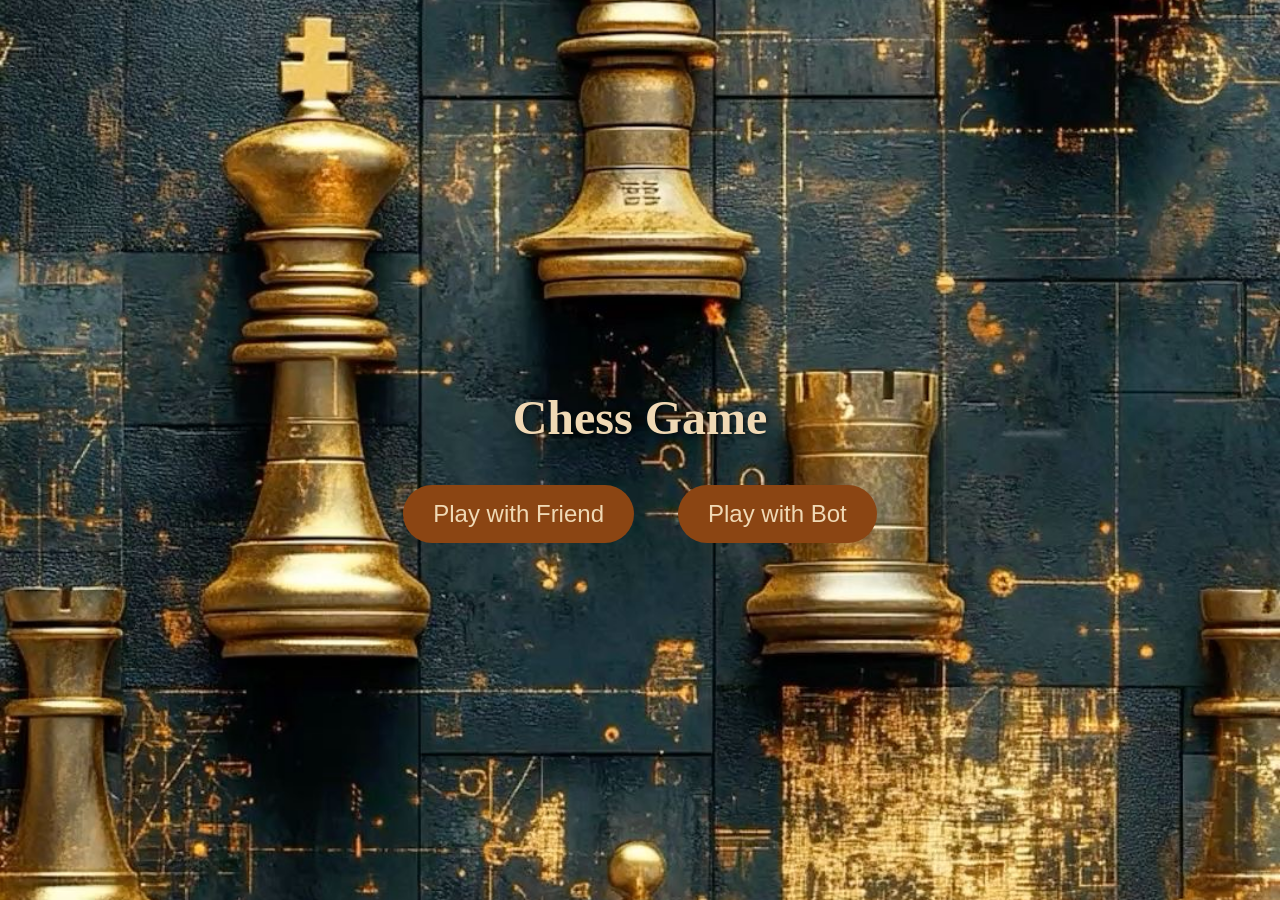
<file: index.html>
<!DOCTYPE html>
<html lang="en">
<head>
  <meta charset="UTF-8">
  <meta name="viewport" content="width=device-width, initial-scale=1.0">
  <title>Chess Game</title>
  <link rel="stylesheet" href="styles/main.css">
</head>
<body>
  <div class="container">
    <div id="mainMenu">
      <h1>Chess Game</h1>
      <div class="buttons">
        <button id="playFriend" class="btn btn-friend">Play with Friend</button>
        <button id="playBot" class="btn btn-bot">Play with Bot</button>
      </div>
    </div>
  </div>

  <script src="src/main.js"></script>
</body>
</html>
</file>
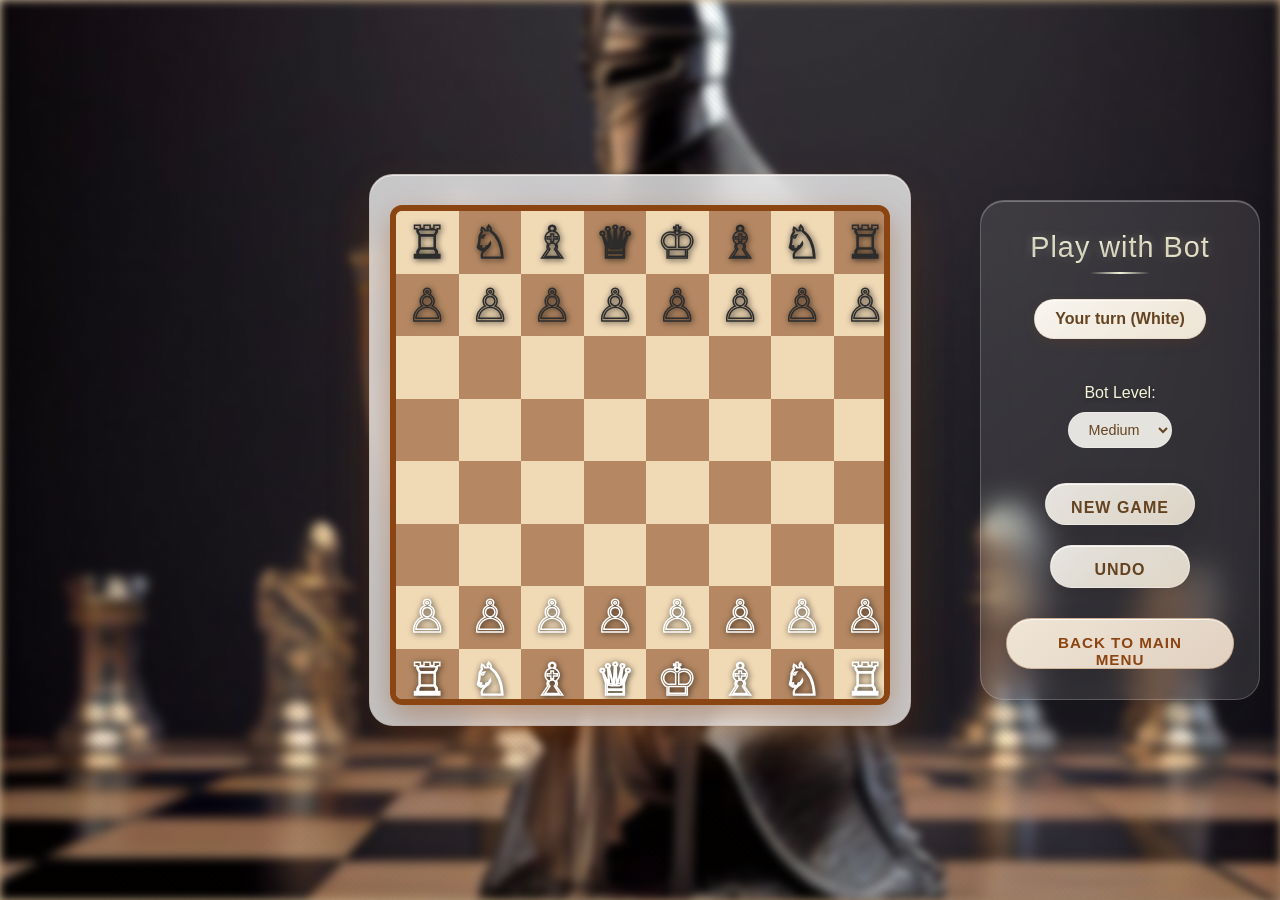
<file: play-bot.html>
<!DOCTYPE html>
<html lang="en">
<head>
  <meta charset="UTF-8">
  <meta name="viewport" content="width=device-width, initial-scale=1.0">
  <title>Play with Bot</title>
  <link rel="stylesheet" href="styles/game.css">
</head>
<body>
  <!-- Шахматная игра -->
  <div class="chess-container">
    <!-- Левая часть: только доска -->
    <div class="chess-main">
      <div class="chessboard" id="chessboard">
        <!-- Доска будет создана через JavaScript -->
      </div>
    </div>
    
    <!-- Правая часть: панель с заголовками и кнопками -->
    <div class="game-controls">
      <h2>Play with Bot</h2>
      <div class="turn-indicator">
        <span id="currentTurn">White's turn</span>
      </div>
      <div class="bot-difficulty">
        <label for="difficulty">Bot Level:</label>
        <select id="difficulty" class="difficulty-select">
          <option value="easy">Easy</option>
          <option value="medium" selected>Medium</option>
          <option value="hard">Hard</option>
        </select>
      </div>
      <button id="resetGame" class="control-btn">New Game</button>
      <button id="undoMove" class="control-btn">Undo</button>
      <button id="backToMenu" class="control-btn back-btn">Back to Main Menu</button>
    </div>
  </div>

  <!-- Подключение всех модулей игры -->
  <script src="src/Board.js"></script>
  <script src="src/Piece.js"></script>
  <script src="src/Rules.js"></script>
  <script src="src/Game.js"></script>
  <script src="src/Bot.js"></script>
  <script src="src/BotGame.js"></script>
  <script src="src/main.js"></script>
</body>
</html>
</file>
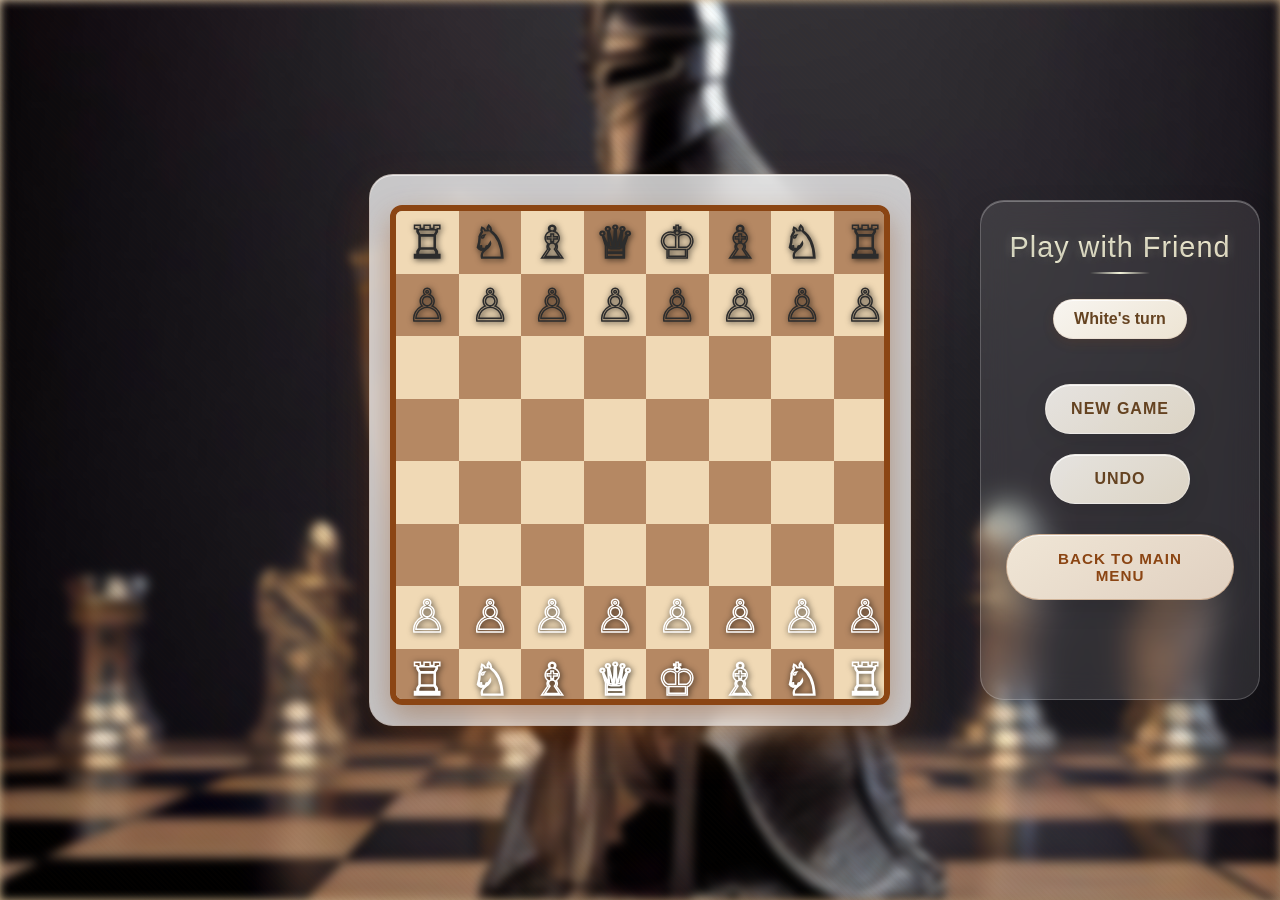
<file: play-friend.html>
<!DOCTYPE html>
<html lang="en">
<head>
  <meta charset="UTF-8">
  <meta name="viewport" content="width=device-width, initial-scale=1.0">
  <title>Play with Friend</title>
  <link rel="stylesheet" href="styles/game.css">
</head>
<body>
  <!-- Шахматная игра -->
  <div class="chess-container">
    <!-- Левая часть: только доска -->
    <div class="chess-main">
      <div class="chessboard" id="chessboard">
        <!-- Доска будет создана через JavaScript -->
      </div>
    </div>
    
    <!-- Правая часть: белая панель с заголовками и кнопками -->
    <div class="game-controls">
      <h2>Play with Friend</h2>
      <div class="turn-indicator">
        <span id="currentTurn">White's turn</span>
      </div>
      <button id="resetGame" class="control-btn">New Game</button>
      <button id="undoMove" class="control-btn">Undo</button>
      <button id="backToMenu" class="control-btn back-btn">Back to Main Menu</button>
    </div>
  </div>

  <!-- Подключение всех модулей игры -->
  <script src="src/Board.js"></script>
  <script src="src/Piece.js"></script>
  <script src="src/Rules.js"></script>
  <script src="src/Game.js"></script>
  <script src="src/main.js"></script>
</body>
</html>
</file>
<file: styles/main.css>
body {
  margin: 0;
  background-image: url('../assets/chess-background.jpg');
  background-size: cover;
  background-repeat: no-repeat;
  background-position: center;
  background-attachment: fixed;
  height: 100vh;
  overflow: hidden;
  display: flex;
  justify-content: center;
  align-items: center;
}

.container {
  text-align: center;
}

h1 {
  color: #f0d9b5;
  font-size: 48px;
  text-shadow: 2px 2px 4px rgba(0, 0, 0, 0.5);
}

.buttons {
  margin-top: 40px;
}

.btn {
  padding: 15px 30px;
  font-size: 24px;
  margin: 0 20px;
  border: none;
  border-radius: 50px;
  cursor: pointer;
  color: #f0d9b5;
  background-color: #8b4513;
  transition: transform 0.3s ease;
}

.btn:hover {
  animation: pulse 1s infinite;
}

@keyframes pulse {
  0% {
    transform: scale(1.1);
  }
  50% {
    transform: scale(1.2);
  }
  100% {
    transform: scale(1.1);
  }
}
</file>
<file: styles/game.css>
/* Базовые стили */
* {
  margin: 0;
  padding: 0;
  box-sizing: border-box;
}

body {
  margin: 0;
  padding: 0;
  background: 
    /* Fallback градиент если изображение не загрузится */
    radial-gradient(circle at 30% 20%, rgba(139, 69, 19, 0.2) 0%, transparent 50%),
    radial-gradient(circle at 70% 80%, rgba(101, 67, 33, 0.2) 0%, transparent 50%),
    linear-gradient(135deg, #e6d5b7 0%, #d4bc96 25%, #c2a882 50%, #b09574 75%, #9e8266 100%);
  font-family: 'Segoe UI', Tahoma, Geneva, Verdana, sans-serif;
  height: 100vh;
  display: flex;
  align-items: center;
  justify-content: center;
  position: relative;
  overflow: hidden;
}

/* Добавляем размытый фон */
body::after {
  content: '';
  position: fixed;
  top: 0;
  left: 0;
  right: 0;
  bottom: 0;
  background: url('../assets/IMG_6821.JPG') center/cover no-repeat fixed;
  filter: blur(5px);
  z-index: -1;
}

/* Добавляем тонкую текстуру */
body::before {
  content: '';
  position: absolute;
  top: 0;
  left: 0;
  right: 0;
  bottom: 0;
  background: 
    repeating-linear-gradient(
      45deg,
      transparent,
      transparent 2px,
      rgba(139, 69, 19, 0.02) 2px,
      rgba(139, 69, 19, 0.02) 4px
    );
  pointer-events: none;
  z-index: 1;
}

/* Контейнер шахмат */
.chess-container {
  display: flex;
  align-items: center;
  justify-content: space-between;
  gap: 0;
  padding: 0;
  background: transparent;
  backdrop-filter: none;
  border-radius: 0;
  box-shadow: none;
  border: none;
  position: relative;
  z-index: 2;
  width: 100vw;
  min-height: 100vh;
}

/* Левая часть с заголовком и доской */
.chess-main {
  display: flex;
  flex-direction: column;
  align-items: center;
  padding: 30px 20px 20px 20px;
  background: rgba(255, 255, 255, 0.75);
  backdrop-filter: blur(20px);
  border-radius: 24px;
  box-shadow: 
    0 20px 40px rgba(139, 69, 19, 0.3),
    inset 0 1px 0 rgba(255, 255, 255, 0.6);
  border: 1px solid rgba(139, 69, 19, 0.1);
  position: absolute;
  left: 50%;
  top: 50%;
  transform: translate(-50%, -50%);
}

.game-header {
  text-align: center;
  margin-bottom: 20px;
}

.game-header h2 {
  color: #654321;
  font-size: 2.2em;
  margin-bottom: 15px;
  text-shadow: 0 2px 4px rgba(139, 69, 19, 0.2);
  font-weight: 300;
  letter-spacing: 1px;
}

.turn-indicator {
  background: linear-gradient(145deg, #f8f5f0, #ede4d3);
  padding: 10px 20px;
  border-radius: 30px;
  font-weight: 600;
  font-size: 1em;
  color: #654321;
  box-shadow: 
    0 4px 12px rgba(139, 69, 19, 0.15),
    inset 0 1px 0 rgba(255, 255, 255, 0.8);
  border: 1px solid rgba(139, 69, 19, 0.1);
  margin-bottom: 25px;
}

/* Шахматная доска */
.chessboard {
  display: grid;
  grid-template-columns: repeat(8, 1fr);
  grid-template-rows: repeat(8, 1fr);
  width: 500px;
  height: 500px;
  border: 6px solid #8B4513;
  border-radius: 12px;
  box-shadow: 
    0 12px 30px rgba(139, 69, 19, 0.4),
    inset 0 2px 4px rgba(0, 0, 0, 0.1);
  overflow: hidden;
}

.square {
  width: 62.5px;
  height: 62.5px;
  position: relative;
  cursor: pointer;
  transition: all 0.2s ease;
}

.square.light {
  background-color: #f0d9b5;
}

.square.dark {
  background-color: #b58863;
}

.square.possible-move::after {
  content: '';
  position: absolute;
  width: 12px;
  height: 12px;
  background-color: rgba(0, 0, 0, 0.5);
  border-radius: 50%;
  top: 50%;
  left: 50%;
  transform: translate(-50%, -50%);
  pointer-events: none;
  animation: pulse 1.5s ease-in-out infinite;
}

@keyframes pulse {
  0% {
    transform: translate(-50%, -50%) scale(0.8);
    opacity: 0.6;
  }
  50% {
    transform: translate(-50%, -50%) scale(1.2);
    opacity: 1;
  }
  100% {
    transform: translate(-50%, -50%) scale(0.8);
    opacity: 0.6;
  }
}

/* Шахматные фигуры */
.piece {
  font-size: 2.8em;
  user-select: none;
  transition: transform 0.1s ease;
  font-weight: 400;
  position: absolute;
  top: 50%;
  left: 50%;
  transform: translate(-50%, -50%);
  line-height: 1;
  width: auto;
  height: auto;
  display: flex;
  align-items: center;
  justify-content: center;
}

.piece:hover {
  transform: translate(-50%, -50%) scale(1.05);
}

/* Белые фигуры - белый контур */
.piece.white {
  color: transparent;
  -webkit-text-stroke: 1.5px #ffffff;
  filter: drop-shadow(1px 1px 3px rgba(0, 0, 0, 0.8));
  
  /* Коррекция позиционирования для белых фигур */
  transform: translate(-50%, -52%);
  
  /* Fallback для браузеров без поддержки text-stroke */
  text-shadow: 
    -1px -1px 0 #ffffff,
    1px -1px 0 #ffffff,
    -1px 1px 0 #ffffff,
    1px 1px 0 #ffffff,
    -1.2px -1.2px 0 #ffffff,
    1.2px -1.2px 0 #ffffff,
    -1.2px 1.2px 0 #ffffff,
    1.2px 1.2px 0 #ffffff,
    -0.8px 0 0 #ffffff,
    0.8px 0 0 #ffffff,
    0 -0.8px 0 #ffffff,
    0 0.8px 0 #ffffff;
}

/* Коррекция при наведении для белых фигур */
.piece.white:hover {
  transform: translate(-50%, -52%) scale(1.05);
}

/* Черные фигуры - черный контур (такой же стиль как белые) */
.piece.black {
  color: transparent;
  -webkit-text-stroke: 1.5px #2c2c2c;
  filter: drop-shadow(1px 1px 3px rgba(0, 0, 0, 0.8));
  
  /* Fallback для браузеров без поддержки text-stroke */
  text-shadow: 
    -1px -1px 0 #2c2c2c,
    1px -1px 0 #2c2c2c,
    -1px 1px 0 #2c2c2c,
    1px 1px 0 #2c2c2c,
    -1.2px -1.2px 0 #2c2c2c,
    1.2px -1.2px 0 #2c2c2c,
    -1.2px 1.2px 0 #2c2c2c,
    1.2px 1.2px 0 #2c2c2c,
    -0.8px 0 0 #2c2c2c,
    0.8px 0 0 #2c2c2c,
    0 -0.8px 0 #2c2c2c,
    0 0.8px 0 #2c2c2c;
}

/* Для браузеров с поддержкой text-stroke убираем text-shadow */
@supports (-webkit-text-stroke: 1px #ffffff) {
  .piece.white {
    text-shadow: none;
  }
  
  .piece.black {
    text-shadow: none;
  }
}

/* Контрольные кнопки */
.game-controls {
  display: flex;
  flex-direction: column;
  gap: 20px;
  align-items: center;
  padding: 30px 25px;
  position: fixed;
  right: 20px;
  top: calc(50% - 250px);
  z-index: 3;
  background: rgba(255, 255, 255, 0.1);
  backdrop-filter: blur(15px);
  border-radius: 24px;
  border: 1px solid rgba(255, 255, 255, 0.2);
  box-shadow: 
    0 20px 40px rgba(0, 0, 0, 0.1),
    inset 0 1px 0 rgba(255, 255, 255, 0.3);
  width: 280px;
  height: 500px;
}

/* Заголовок в панели управления */
.game-controls h2 {
  color: #f5f5dc;
  font-size: 1.8em;
  margin-bottom: 15px;
  text-shadow: 
    0 0 10px rgba(245, 245, 220, 0.3),
    0 2px 4px rgba(0, 0, 0, 0.3);
  font-weight: 300;
  letter-spacing: 1px;
  text-align: center;
  background: linear-gradient(135deg, #f5f5dc, #fff8dc);
  background-clip: text;
  -webkit-background-clip: text;
  -webkit-text-fill-color: transparent;
  position: relative;
}

/* Декоративная линия под заголовком */
.game-controls h2::after {
  content: '';
  position: absolute;
  bottom: -10px;
  left: 50%;
  transform: translateX(-50%);
  width: 60px;
  height: 2px;
  background: linear-gradient(90deg, transparent, #f5f5dc, transparent);
  border-radius: 2px;
}

/* Селектор сложности бота */
.bot-difficulty {
  display: flex;
  flex-direction: column;
  align-items: center;
  gap: 10px;
  margin-bottom: 15px;
}

.bot-difficulty label {
  color: #f5f5dc;
  font-size: 1em;
  font-weight: 500;
  text-shadow: 0 2px 4px rgba(0, 0, 0, 0.3);
}

.difficulty-select {
  padding: 8px 15px;
  background: rgba(248, 245, 240, 0.9);
  color: #654321;
  border: 1px solid rgba(255, 255, 255, 0.3);
  border-radius: 25px;
  font-size: 0.9em;
  font-weight: 500;
  cursor: pointer;
  backdrop-filter: blur(10px);
  transition: all 0.3s ease;
  min-width: 100px;
  text-align: center;
}

.difficulty-select:hover {
  background: rgba(245, 241, 235, 0.95);
  box-shadow: 0 4px 15px rgba(0, 0, 0, 0.1);
}

.difficulty-select:focus {
  outline: none;
  box-shadow: 0 0 0 2px rgba(245, 245, 220, 0.4);
}

.control-btn {
  padding: 15px 25px;
  background: linear-gradient(145deg, rgba(248, 245, 240, 0.9), rgba(237, 228, 211, 0.9));
  color: #654321;
  border: 1px solid rgba(255, 255, 255, 0.3);
  border-radius: 50px;
  font-size: 1em;
  font-weight: 600;
  cursor: pointer;
  transition: all 0.4s ease;
  box-shadow: 
    0 8px 25px rgba(0, 0, 0, 0.1),
    inset 0 1px 0 rgba(255, 255, 255, 0.8);
  text-transform: uppercase;
  letter-spacing: 1px;
  min-width: 140px;
  backdrop-filter: blur(10px);
  position: relative;
  overflow: hidden;
}

.control-btn::before {
  content: '';
  position: absolute;
  top: 0;
  left: -100%;
  width: 100%;
  height: 100%;
  background: linear-gradient(90deg, transparent, rgba(255, 255, 255, 0.2), transparent);
  transition: left 0.6s;
}

.control-btn:hover::before {
  left: 100%;
}

.control-btn:hover {
  transform: translateY(-3px);
  box-shadow: 
    0 12px 35px rgba(0, 0, 0, 0.15),
    inset 0 1px 0 rgba(255, 255, 255, 0.9);
  background: linear-gradient(145deg, rgba(245, 241, 235, 0.95), rgba(232, 220, 192, 0.95));
}

.control-btn:active {
  transform: translateY(0);
  box-shadow: 
    0 2px 8px rgba(139, 69, 19, 0.2),
    inset 0 2px 4px rgba(139, 69, 19, 0.1);
}

/* Специальный стиль для кнопки возврата */
.back-btn {
  background: linear-gradient(145deg, #f0e6d6, #e0d0c0);
  color: #8B4513;
  border: 1px solid rgba(139, 69, 19, 0.3);
  margin-top: 10px;
  font-size: 0.95em;
}

.back-btn:hover {
  background: linear-gradient(145deg, #ede0d0, #dcc8b8);
  color: #654321;
}

/* Адаптивность */
@media (max-width: 768px) {
  .chessboard {
    width: 320px;
    height: 320px;
  }
  
  .square {
    width: 40px;
    height: 40px;
    font-size: 1.8em;
  }
  
  .piece {
    font-size: 1.8em;
    -webkit-text-stroke: 2px;
  }
  
  .piece.white {
    -webkit-text-stroke-color: #ffffff;
    text-shadow: 
      -1px -1px 0 #ffffff,
      1px -1px 0 #ffffff,
      -1px 1px 0 #ffffff,
      1px 1px 0 #ffffff;
  }
  
  .piece.black {
    -webkit-text-stroke-color: #2c2c2c;
    text-shadow: 
      -1px -1px 0 #2c2c2c,
      1px -1px 0 #2c2c2c,
      -1px 1px 0 #2c2c2c,
      1px 1px 0 #2c2c2c;
  }
  
  @supports (-webkit-text-stroke: 1px #ffffff) {
    .piece.white {
      text-shadow: none;
    }
    
    .piece.black {
      text-shadow: none;
    }
  }
  
  .game-header h2 {
    font-size: 2em;
  }
  
  .chess-container {
    padding: 15px;
  }
}
</file>
